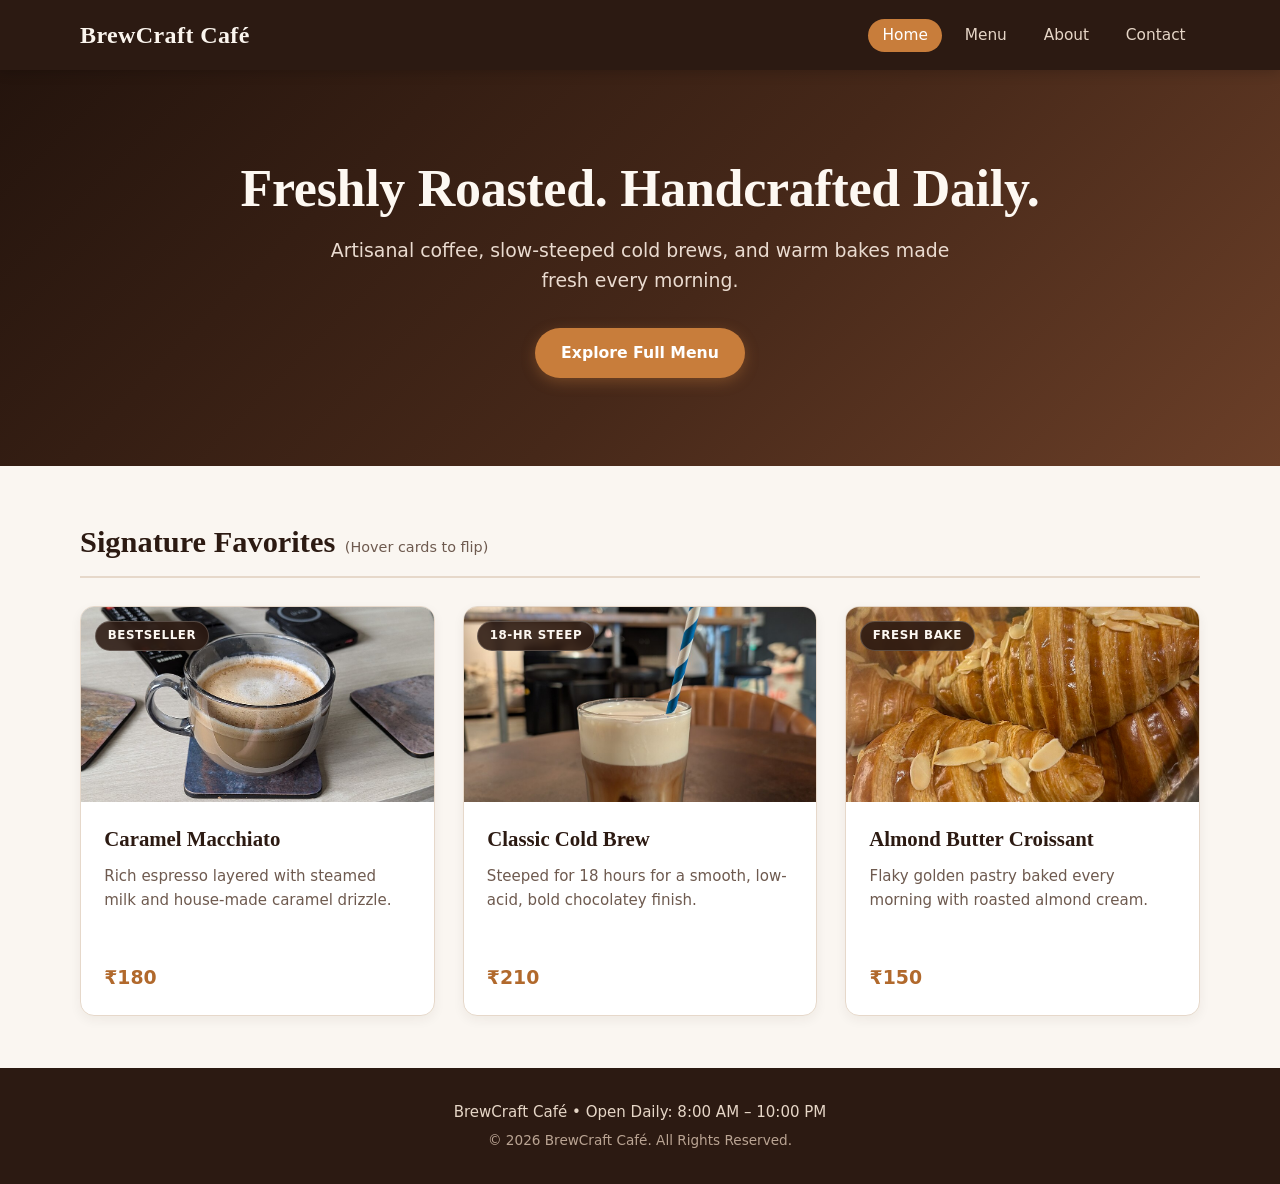
<file: index.html>
<!DOCTYPE html>
<html lang="en">

<head>
    <meta charset="UTF-8">
    <meta name="viewport" content="width=device-width, initial-scale=1.0">
    <title>BrewCraft Café | Handcrafted Coffee & Bakery</title>
    <link rel="stylesheet" href="style.css">
</head>

<body>

    <!-- Navigation -->
    <header class="navbar">
        <div class="container nav-content">
            <a href="index.html" class="logo">BrewCraft Café</a>
            <nav>
                <ul class="nav-links">
                    <li><a href="index.html" class="active">Home</a></li>
                    <li><a href="menu.html">Menu</a></li>
                    <li><a href="about.html">About</a></li>
                    <li><a href="contact.html">Contact</a></li>
                </ul>
            </nav>
        </div>
    </header>

    <!-- Hero Section -->
    <section class="hero">
        <div class="container">
            <h1>Freshly Roasted. Handcrafted Daily.</h1>
            <p>Artisanal coffee, slow-steeped cold brews, and warm bakes made fresh every morning.</p>
            <a href="menu.html" class="btn">Explore Full Menu</a>
        </div>
    </section>

    <!-- Featured Menu with 3D Flip Cards -->
    <section class="featured container">
        <h2 class="section-title">Signature Favorites <span class="hint-text">(Hover cards to flip)</span></h2>
        <div class="card-grid">

            <!-- Flip Card 1 -->
            <div class="flip-card">
                <div class="flip-card-inner">
                    <div class="flip-card-front">
                        <div class="flip-img-wrap">
                            <img src="images/caramel-macchiato.jpg" alt="Caramel Macchiato" class="flip-img">
                            <span class="badge">Bestseller</span>
                        </div>
                        <div class="flip-front-body">
                            <h3>Caramel Macchiato</h3>
                            <p>Rich espresso layered with steamed milk and house-made caramel drizzle.</p>
                            <span class="price">₹180</span>
                        </div>
                    </div>
                    <div class="flip-card-back">
                        <h3>Brew Details</h3>
                        <ul>
                            <li><strong>Roast:</strong> Medium-Dark Arabica</li>
                            <li><strong>Ingredients:</strong> Double Espresso, Whole Milk, Burnt Sugar Caramel</li>
                            <li><strong>Calories:</strong> 240 kcal • 300 ml</li>
                        </ul>
                        <a href="menu.html" class="btn btn-small">View in Menu</a>
                    </div>
                </div>
            </div>

            <!-- Flip Card 2 -->
            <div class="flip-card">
                <div class="flip-card-inner">
                    <div class="flip-card-front">
                        <div class="flip-img-wrap">
                            <img src="images/classic-cold-brew.jpg" alt="Classic Cold Brew" class="flip-img">
                            <span class="badge">18-Hr Steep</span>
                        </div>
                        <div class="flip-front-body">
                            <h3>Classic Cold Brew</h3>
                            <p>Steeped for 18 hours for a smooth, low-acid, bold chocolatey finish.</p>
                            <span class="price">₹210</span>
                        </div>
                    </div>
                    <div class="flip-card-back">
                        <h3>Brew Details</h3>
                        <ul>
                            <li><strong>Roast:</strong> Single-Origin Chikmagalur</li>
                            <li><strong>Ingredients:</strong> Coarse-Ground Arabica, Filtered Chilled Water</li>
                            <li><strong>Calories:</strong> 15 kcal • 350 ml</li>
                        </ul>
                        <a href="menu.html" class="btn btn-small">View in Menu</a>
                    </div>
                </div>
            </div>

            <!-- Flip Card 3 -->
            <div class="flip-card">
                <div class="flip-card-inner">
                    <div class="flip-card-front">
                        <div class="flip-img-wrap">
                            <img src="images/almond-croissant.jpg" alt="Almond Butter Croissant" class="flip-img">
                            <span class="badge">Fresh Bake</span>
                        </div>
                        <div class="flip-front-body">
                            <h3>Almond Butter Croissant</h3>
                            <p>Flaky golden pastry baked every morning with roasted almond cream.</p>
                            <span class="price">₹150</span>
                        </div>
                    </div>
                    <div class="flip-card-back">
                        <h3>Bake Details</h3>
                        <ul>
                            <li><strong>Baked:</strong> Fresh at 6:30 AM Daily</li>
                            <li><strong>Ingredients:</strong> Cultured Butter, Roasted Almonds, Organic Flour</li>
                            <li><strong>Calories:</strong> 340 kcal • 110 g</li>
                        </ul>
                        <a href="menu.html" class="btn btn-small">View in Menu</a>
                    </div>
                </div>
            </div>

        </div>
    </section>

    <!-- Footer -->
    <footer>
        <div class="container">
            <p>BrewCraft Café • Open Daily: 8:00 AM – 10:00 PM</p>
            <p class="copyright">© 2026 BrewCraft Café. All Rights Reserved.</p>
        </div>
    </footer>

</body>

</html>
</file>
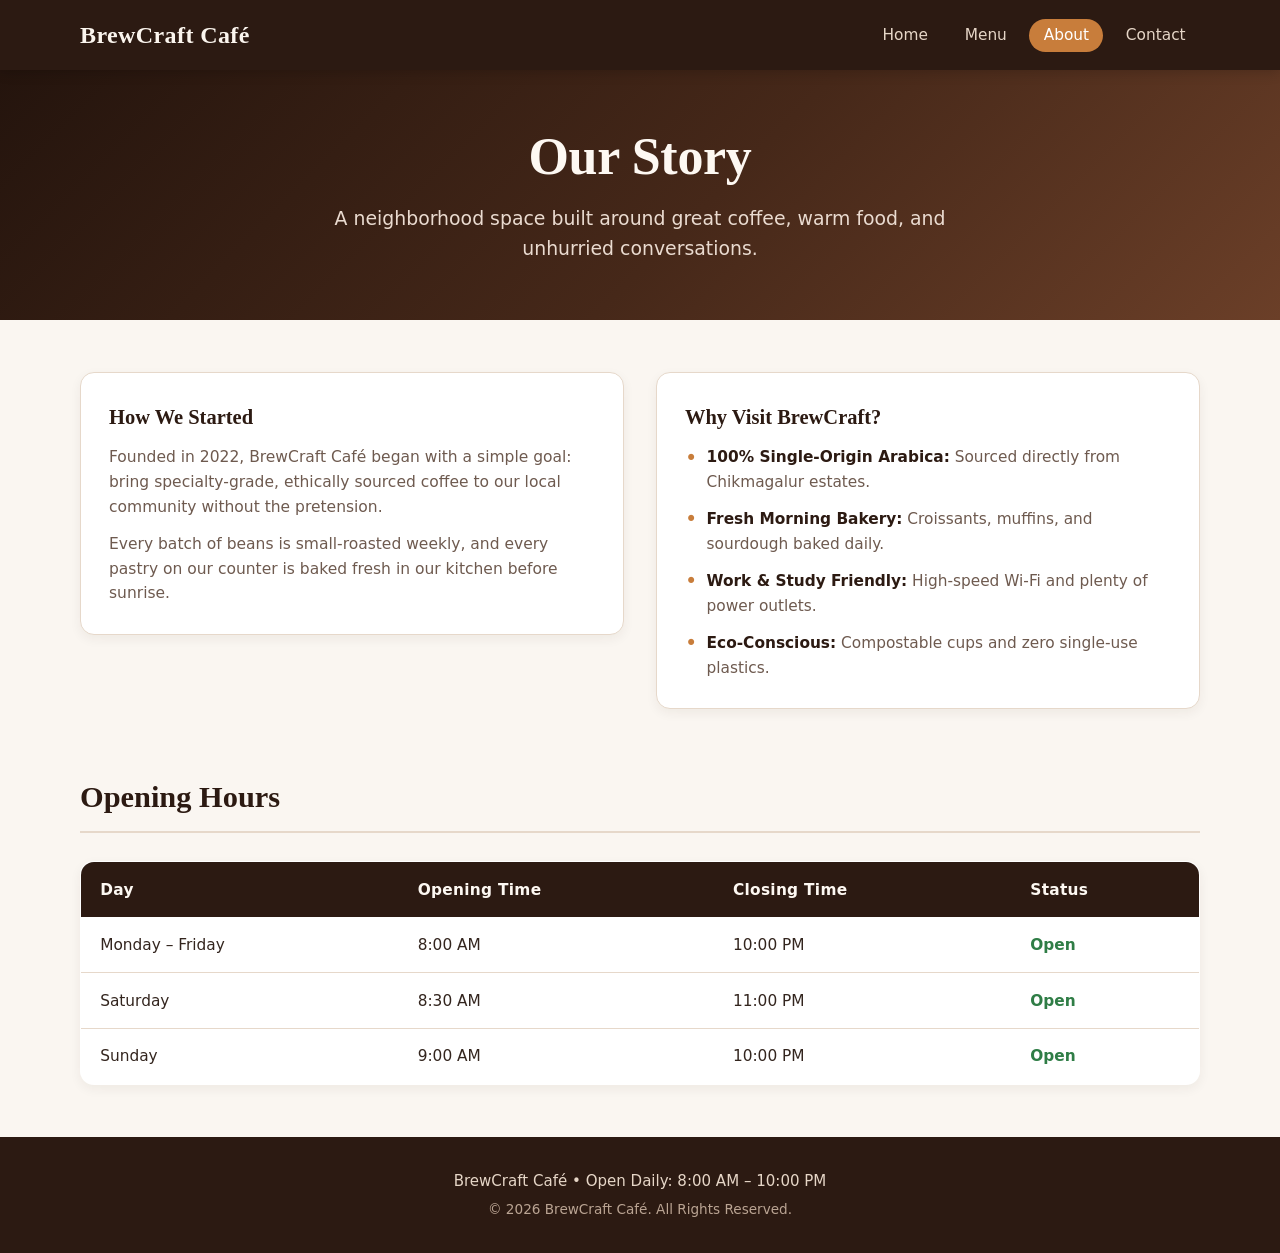
<file: about.html>
<!DOCTYPE html>
<html lang="en">

<head>
    <meta charset="UTF-8">
    <meta name="viewport" content="width=device-width, initial-scale=1.0">
    <title>About Us | BrewCraft Café</title>
    <link rel="stylesheet" href="style.css">
</head>

<body>

    <!-- Navigation -->
    <header class="navbar">
        <div class="container nav-content">
            <a href="index.html" class="logo">BrewCraft Café</a>
            <nav>
                <ul class="nav-links">
                    <li><a href="index.html">Home</a></li>
                    <li><a href="menu.html">Menu</a></li>
                    <li><a href="about.html" class="active">About</a></li>
                    <li><a href="contact.html">Contact</a></li>
                </ul>
            </nav>
        </div>
    </header>

    <!-- Page Banner -->
    <section class="page-header">
        <div class="container">
            <h1>Our Story</h1>
            <p>A neighborhood space built around great coffee, warm food, and unhurried conversations.</p>
        </div>
    </section>

    <!-- Story & Highlights -->
    <section class="featured container">
        <div class="two-col">
            <div class="card">
                <h3>How We Started</h3>
                <p>Founded in 2022, BrewCraft Café began with a simple goal: bring specialty-grade, ethically sourced
                    coffee to our local community without the pretension.</p>
                <p>Every batch of beans is small-roasted weekly, and every pastry on our counter is baked fresh in our
                    kitchen before sunrise.</p>
            </div>
            <div class="card">
                <h3>Why Visit BrewCraft?</h3>
                <ul class="feature-list">
                    <li><strong>100% Single-Origin Arabica:</strong> Sourced directly from Chikmagalur estates.</li>
                    <li><strong>Fresh Morning Bakery:</strong> Croissants, muffins, and sourdough baked daily.</li>
                    <li><strong>Work & Study Friendly:</strong> High-speed Wi-Fi and plenty of power outlets.</li>
                    <li><strong>Eco-Conscious:</strong> Compostable cups and zero single-use plastics.</li>
                </ul>
            </div>
        </div>
    </section>

    <!-- Opening Hours Table -->
    <section class="featured container">
        <h2 class="section-title">Opening Hours</h2>
        <table class="hours-table">
            <thead>
                <tr>
                    <th>Day</th>
                    <th>Opening Time</th>
                    <th>Closing Time</th>
                    <th>Status</th>
                </tr>
            </thead>
            <tbody>
                <tr>
                    <td>Monday – Friday</td>
                    <td>8:00 AM</td>
                    <td>10:00 PM</td>
                    <td>Open</td>
                </tr>
                <tr>
                    <td>Saturday</td>
                    <td>8:30 AM</td>
                    <td>11:00 PM</td>
                    <td>Open</td>
                </tr>
                <tr>
                    <td>Sunday</td>
                    <td>9:00 AM</td>
                    <td>10:00 PM</td>
                    <td>Open</td>
                </tr>
            </tbody>
        </table>
    </section>

    <!-- Footer -->
    <footer>
        <div class="container">
            <p>BrewCraft Café • Open Daily: 8:00 AM – 10:00 PM</p>
            <p class="copyright">© 2026 BrewCraft Café. All Rights Reserved.</p>
        </div>
    </footer>

</body>

</html>
</file>
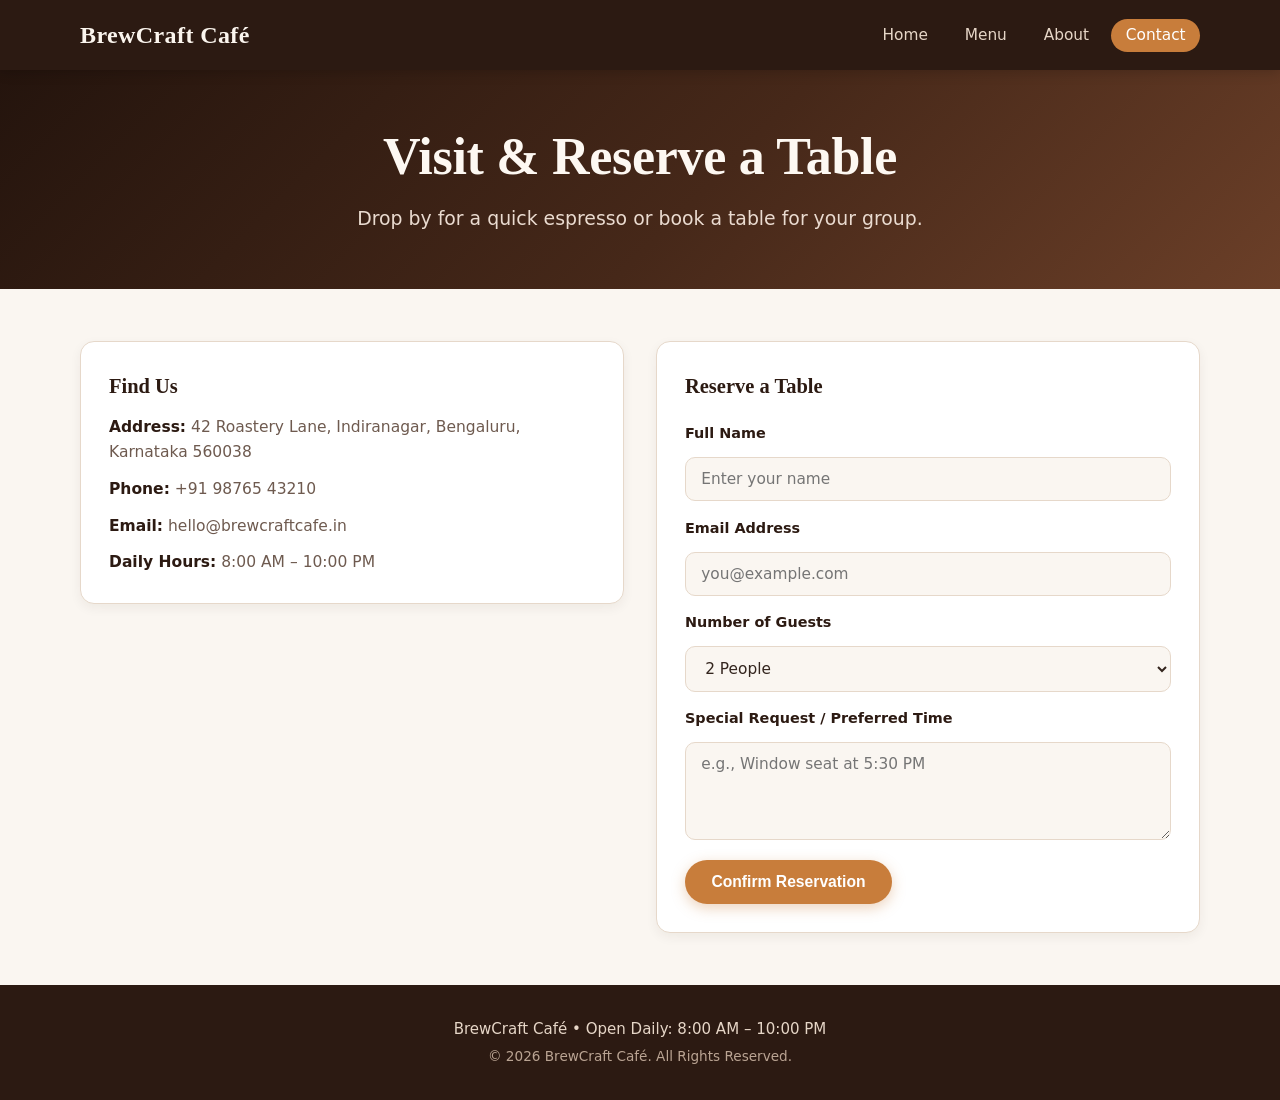
<file: contact.html>
<!DOCTYPE html>
<html lang="en">

<head>
    <meta charset="UTF-8">
    <meta name="viewport" content="width=device-width, initial-scale=1.0">
    <title>Contact & Reserve | BrewCraft Café</title>
    <link rel="stylesheet" href="style.css">
</head>

<body>

    <!-- Navigation -->
    <header class="navbar">
        <div class="container nav-content">
            <a href="index.html" class="logo">BrewCraft Café</a>
            <nav>
                <ul class="nav-links">
                    <li><a href="index.html">Home</a></li>
                    <li><a href="menu.html">Menu</a></li>
                    <li><a href="about.html">About</a></li>
                    <li><a href="contact.html" class="active">Contact</a></li>
                </ul>
            </nav>
        </div>
    </header>

    <!-- Page Banner -->
    <section class="page-header">
        <div class="container">
            <h1>Visit & Reserve a Table</h1>
            <p>Drop by for a quick espresso or book a table for your group.</p>
        </div>
    </section>

    <!-- Contact Info & Reservation Form -->
    <section class="featured container">
        <div class="two-col">
            <!-- Left: Cafe Details -->
            <div class="card">
                <h3>Find Us</h3>
                <p><strong>Address:</strong> 42 Roastery Lane, Indiranagar, Bengaluru, Karnataka 560038</p>
                <p><strong>Phone:</strong> +91 98765 43210</p>
                <p><strong>Email:</strong> hello@brewcraftcafe.in</p>
                <p><strong>Daily Hours:</strong> 8:00 AM – 10:00 PM</p>
            </div>

            <!-- Right: Reservation Form -->
            <div class="card">
                <h3>Reserve a Table</h3>
                <form class="contact-form" action="#" method="post">
                    <label for="name">Full Name</label>
                    <input type="text" id="name" name="name" placeholder="Enter your name" required>

                    <label for="email">Email Address</label>
                    <input type="email" id="email" name="email" placeholder="you@example.com" required>

                    <label for="guests">Number of Guests</label>
                    <select id="guests" name="guests">
                        <option value="1">1 Person</option>
                        <option value="2" selected>2 People</option>
                        <option value="4">4 People</option>
                        <option value="6">6+ Group</option>
                    </select>

                    <label for="message">Special Request / Preferred Time</label>
                    <textarea id="message" name="message" rows="4"
                        placeholder="e.g., Window seat at 5:30 PM"></textarea>

                    <button type="submit" class="btn">Confirm Reservation</button>
                    <p id="form-confirmation" class="form-confirmation" hidden></p>
                </form>
            </div>
        </div>
    </section>

    <!-- Footer -->
    <footer>
        <div class="container">
            <p>BrewCraft Café • Open Daily: 8:00 AM – 10:00 PM</p>
            <p class="copyright">© 2026 BrewCraft Café. All Rights Reserved.</p>
        </div>
    </footer>

    <script>
        const reservationForm = document.querySelector(".contact-form");
        const confirmationMsg = document.getElementById("form-confirmation");

        reservationForm.addEventListener("submit", function (event) {
            event.preventDefault();
            const name = document.getElementById("name").value.trim();
            const guestsSelect = document.getElementById("guests");
            const guestsText = guestsSelect.options[guestsSelect.selectedIndex].text;

            confirmationMsg.textContent =
                "Thank you, " + name + "! Your reservation request for " + guestsText + " has been received.";
            confirmationMsg.hidden = false;
            reservationForm.reset();
        });
    </script>

</body>

</html>
</file>
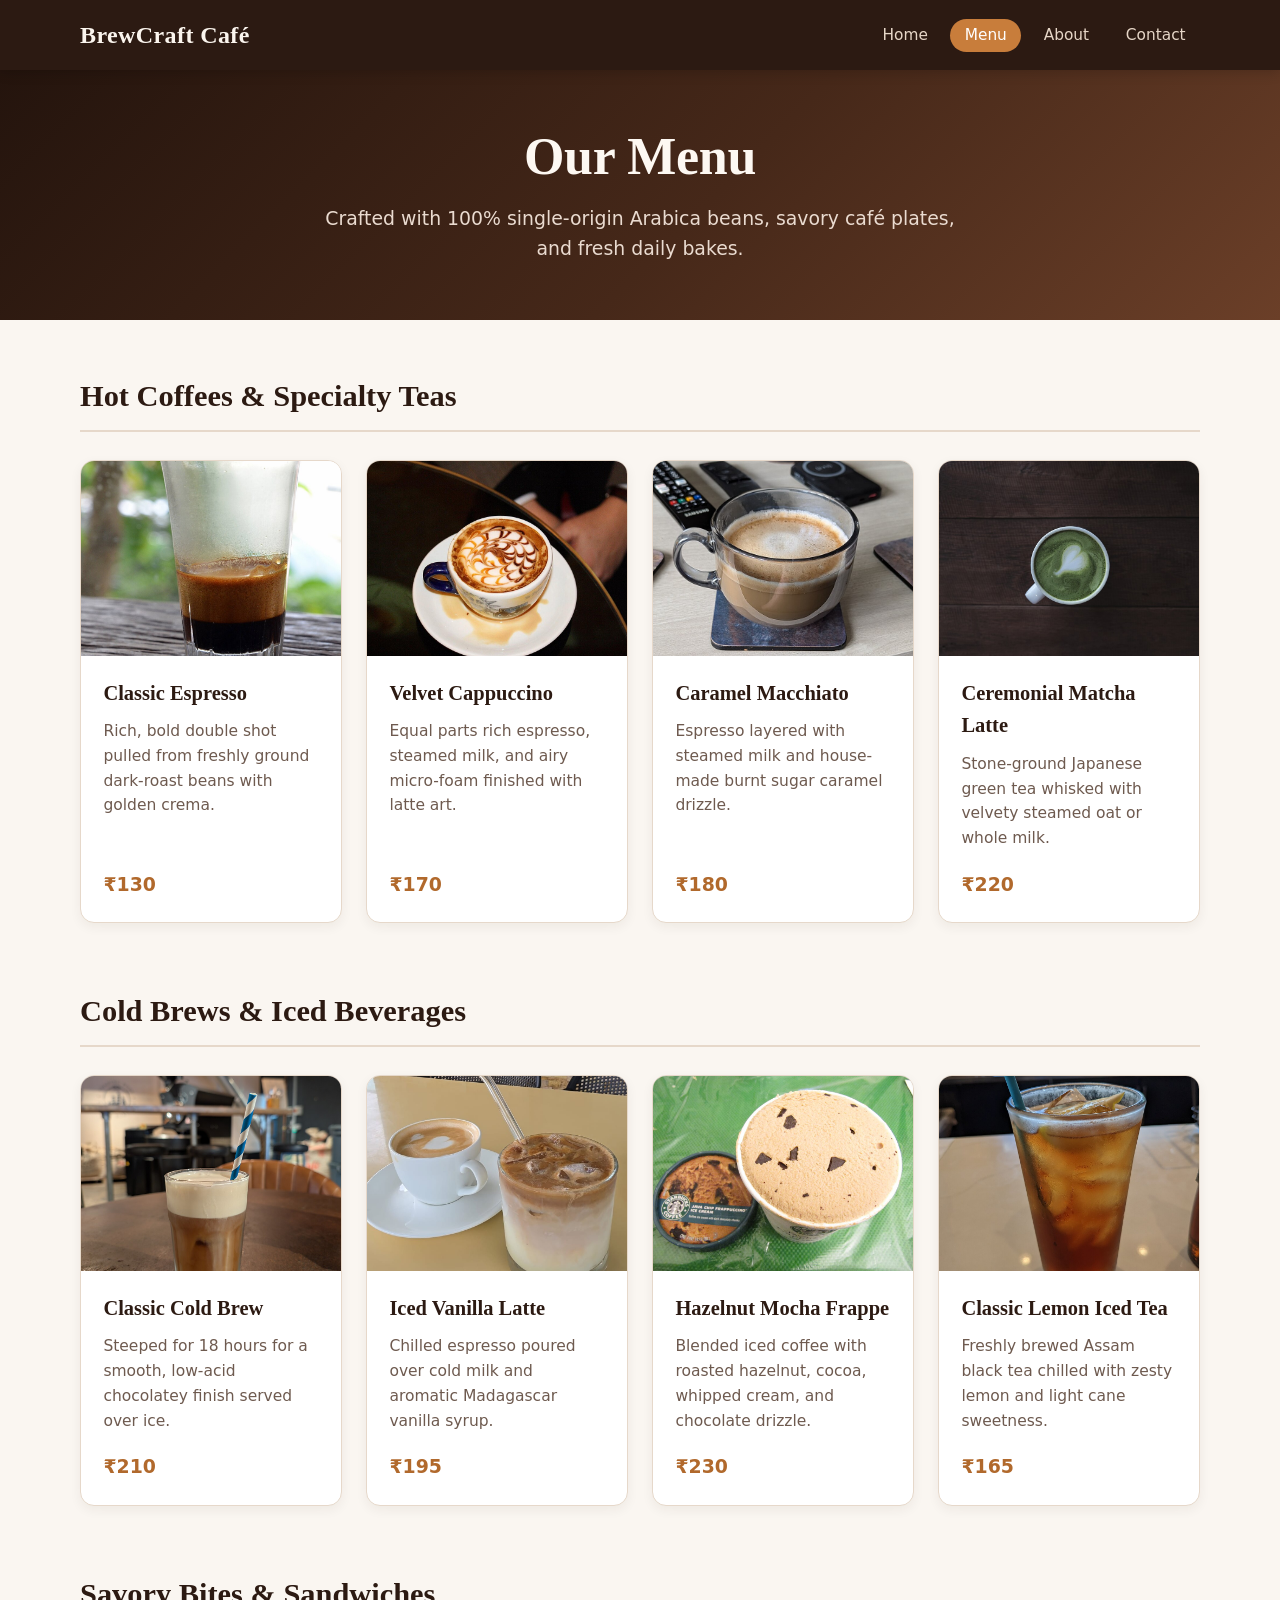
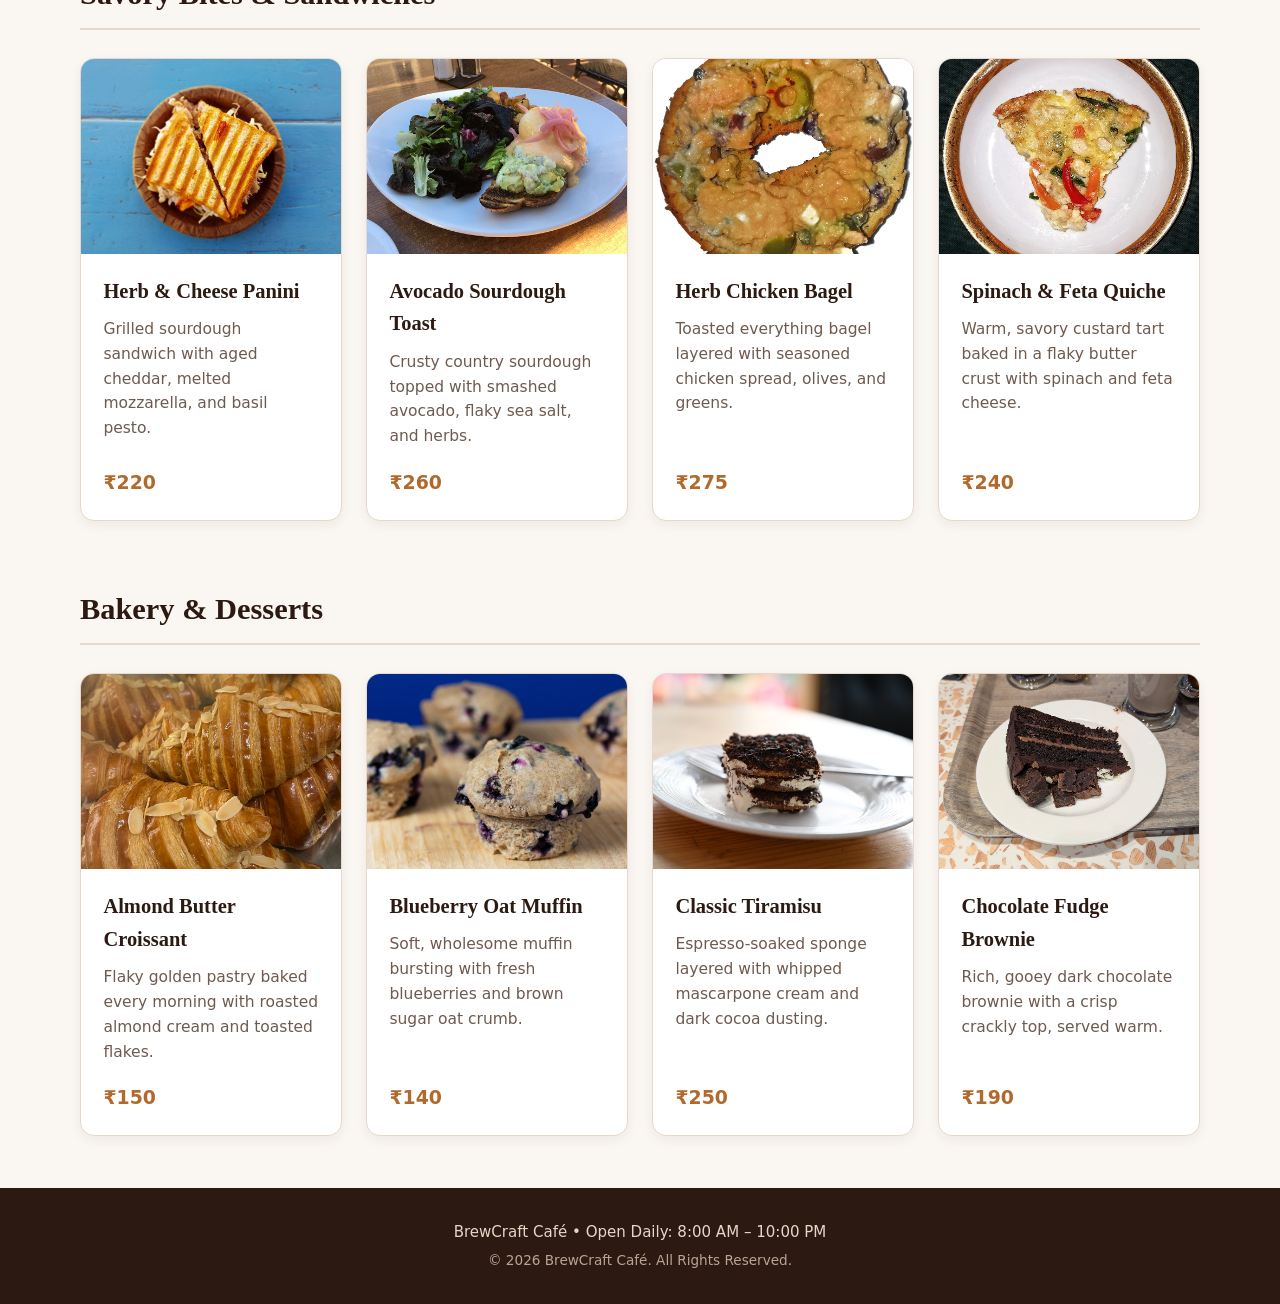
<file: menu.html>
<!DOCTYPE html>
<html lang="en">

<head>
    <meta charset="UTF-8">
    <meta name="viewport" content="width=device-width, initial-scale=1.0">
    <title>Menu | BrewCraft Café</title>
    <link rel="stylesheet" href="style.css">
</head>

<body>

    <!-- Navigation -->
    <header class="navbar">
        <div class="container nav-content">
            <a href="index.html" class="logo">BrewCraft Café</a>
            <nav>
                <ul class="nav-links">
                    <li><a href="index.html">Home</a></li>
                    <li><a href="menu.html" class="active">Menu</a></li>
                    <li><a href="about.html">About</a></li>
                    <li><a href="contact.html">Contact</a></li>
                </ul>
            </nav>
        </div>
    </header>

    <!-- Page Banner -->
    <section class="page-header">
        <div class="container">
            <h1>Our Menu</h1>
            <p>Crafted with 100% single-origin Arabica beans, savory café plates, and fresh daily bakes.</p>
        </div>
    </section>

    <!-- Hot Coffees & Teas -->
    <section class="featured container">
        <h2 class="section-title">Hot Coffees &amp; Specialty Teas</h2>
        <div class="card-grid menu-grid">
            <div class="card dish-card">
                <div class="card-img-wrap">
                    <img src="images/classic-espresso.jpg" alt="Classic Espresso" class="card-img" loading="lazy">
                </div>
                <div class="card-body">
                    <h3>Classic Espresso</h3>
                    <p>Rich, bold double shot pulled from freshly ground dark-roast beans with golden crema.</p>
                    <span class="price">₹130</span>
                </div>
            </div>
            <div class="card dish-card">
                <div class="card-img-wrap">
                    <img src="images/velvet-cappuccino.jpg" alt="Velvet Cappuccino" class="card-img" loading="lazy">
                </div>
                <div class="card-body">
                    <h3>Velvet Cappuccino</h3>
                    <p>Equal parts rich espresso, steamed milk, and airy micro-foam finished with latte art.</p>
                    <span class="price">₹170</span>
                </div>
            </div>
            <div class="card dish-card">
                <div class="card-img-wrap">
                    <img src="images/caramel-macchiato.jpg" alt="Caramel Macchiato" class="card-img" loading="lazy">
                </div>
                <div class="card-body">
                    <h3>Caramel Macchiato</h3>
                    <p>Espresso layered with steamed milk and house-made burnt sugar caramel drizzle.</p>
                    <span class="price">₹180</span>
                </div>
            </div>
            <div class="card dish-card">
                <div class="card-img-wrap">
                    <img src="images/matcha-latte.jpg" alt="Ceremonial Matcha Latte" class="card-img" loading="lazy">
                </div>
                <div class="card-body">
                    <h3>Ceremonial Matcha Latte</h3>
                    <p>Stone-ground Japanese green tea whisked with velvety steamed oat or whole milk.</p>
                    <span class="price">₹220</span>
                </div>
            </div>
        </div>
    </section>

    <!-- Cold Brews & Iced -->
    <section class="featured container">
        <h2 class="section-title">Cold Brews &amp; Iced Beverages</h2>
        <div class="card-grid menu-grid">
            <div class="card dish-card">
                <div class="card-img-wrap">
                    <img src="images/classic-cold-brew.jpg" alt="Classic Cold Brew" class="card-img" loading="lazy">
                </div>
                <div class="card-body">
                    <h3>Classic Cold Brew</h3>
                    <p>Steeped for 18 hours for a smooth, low-acid chocolatey finish served over ice.</p>
                    <span class="price">₹210</span>
                </div>
            </div>
            <div class="card dish-card">
                <div class="card-img-wrap">
                    <img src="images/iced-vanilla-latte.jpg" alt="Iced Vanilla Latte" class="card-img" loading="lazy">
                </div>
                <div class="card-body">
                    <h3>Iced Vanilla Latte</h3>
                    <p>Chilled espresso poured over cold milk and aromatic Madagascar vanilla syrup.</p>
                    <span class="price">₹195</span>
                </div>
            </div>
            <div class="card dish-card">
                <div class="card-img-wrap">
                    <img src="images/hazelnut-mocha-frappe.jpg" alt="Hazelnut Mocha Frappe" class="card-img" loading="lazy">
                </div>
                <div class="card-body">
                    <h3>Hazelnut Mocha Frappe</h3>
                    <p>Blended iced coffee with roasted hazelnut, cocoa, whipped cream, and chocolate drizzle.</p>
                    <span class="price">₹230</span>
                </div>
            </div>
            <div class="card dish-card">
                <div class="card-img-wrap">
                    <img src="images/berry-iced-tea.jpg" alt="Classic Lemon Iced Tea" class="card-img" loading="lazy">
                </div>
                <div class="card-body">
                    <h3>Classic Lemon Iced Tea</h3>
                    <p>Freshly brewed Assam black tea chilled with zesty lemon and light cane sweetness.</p>
                    <span class="price">₹165</span>
                </div>
            </div>
        </div>
    </section>

    <!-- Savory Bites & Sandwiches -->
    <section class="featured container">
        <h2 class="section-title">Savory Bites &amp; Sandwiches</h2>
        <div class="card-grid menu-grid">
            <div class="card dish-card">
                <div class="card-img-wrap">
                    <img src="images/herb-cheese-panini.jpg" alt="Herb &amp; Cheese Panini" class="card-img" loading="lazy">
                </div>
                <div class="card-body">
                    <h3>Herb &amp; Cheese Panini</h3>
                    <p>Grilled sourdough sandwich with aged cheddar, melted mozzarella, and basil pesto.</p>
                    <span class="price">₹220</span>
                </div>
            </div>
            <div class="card dish-card">
                <div class="card-img-wrap">
                    <img src="images/avocado-toast.jpg" alt="Avocado Sourdough Toast" class="card-img" loading="lazy">
                </div>
                <div class="card-body">
                    <h3>Avocado Sourdough Toast</h3>
                    <p>Crusty country sourdough topped with smashed avocado, flaky sea salt, and herbs.</p>
                    <span class="price">₹260</span>
                </div>
            </div>
            <div class="card dish-card">
                <div class="card-img-wrap">
                    <img src="images/pesto-chicken-bagel.jpg" alt="Herb Chicken Bagel" class="card-img" loading="lazy">
                </div>
                <div class="card-body">
                    <h3>Herb Chicken Bagel</h3>
                    <p>Toasted everything bagel layered with seasoned chicken spread, olives, and greens.</p>
                    <span class="price">₹275</span>
                </div>
            </div>
            <div class="card dish-card">
                <div class="card-img-wrap">
                    <img src="images/spinach-feta-quiche.jpg" alt="Spinach &amp; Feta Quiche" class="card-img" loading="lazy">
                </div>
                <div class="card-body">
                    <h3>Spinach &amp; Feta Quiche</h3>
                    <p>Warm, savory custard tart baked in a flaky butter crust with spinach and feta cheese.</p>
                    <span class="price">₹240</span>
                </div>
            </div>
        </div>
    </section>

    <!-- Bakery & Desserts -->
    <section class="featured container">
        <h2 class="section-title">Bakery &amp; Desserts</h2>
        <div class="card-grid menu-grid">
            <div class="card dish-card">
                <div class="card-img-wrap">
                    <img src="images/almond-croissant.jpg" alt="Almond Butter Croissant" class="card-img" loading="lazy">
                </div>
                <div class="card-body">
                    <h3>Almond Butter Croissant</h3>
                    <p>Flaky golden pastry baked every morning with roasted almond cream and toasted flakes.</p>
                    <span class="price">₹150</span>
                </div>
            </div>
            <div class="card dish-card">
                <div class="card-img-wrap">
                    <img src="images/blueberry-muffin.jpg" alt="Blueberry Oat Muffin" class="card-img" loading="lazy">
                </div>
                <div class="card-body">
                    <h3>Blueberry Oat Muffin</h3>
                    <p>Soft, wholesome muffin bursting with fresh blueberries and brown sugar oat crumb.</p>
                    <span class="price">₹140</span>
                </div>
            </div>
            <div class="card dish-card">
                <div class="card-img-wrap">
                    <img src="images/classic-tiramisu.jpg" alt="Classic Tiramisu" class="card-img" loading="lazy">
                </div>
                <div class="card-body">
                    <h3>Classic Tiramisu</h3>
                    <p>Espresso-soaked sponge layered with whipped mascarpone cream and dark cocoa dusting.</p>
                    <span class="price">₹250</span>
                </div>
            </div>
            <div class="card dish-card">
                <div class="card-img-wrap">
                    <img src="images/chocolate-brownie.jpg" alt="Chocolate Fudge Brownie" class="card-img" loading="lazy">
                </div>
                <div class="card-body">
                    <h3>Chocolate Fudge Brownie</h3>
                    <p>Rich, gooey dark chocolate brownie with a crisp crackly top, served warm.</p>
                    <span class="price">₹190</span>
                </div>
            </div>
        </div>
    </section>

    <!-- Footer -->
    <footer>
        <div class="container">
            <p>BrewCraft Café • Open Daily: 8:00 AM – 10:00 PM</p>
            <p class="copyright">© 2026 BrewCraft Café. All Rights Reserved.</p>
        </div>
    </footer>

</body>

</html>
</file>
<file: style.css>
/* ==========================================================================
   BrewCraft Café - Main Stylesheet
   ========================================================================== */

:root {
    --bg: #faf6f1;
    --surface: #ffffff;
    --surface-alt: #f3ebe2;
    --espresso: #2c1a12;
    --roast: #4a2c1d;
    --caramel: #c87d3b;
    --caramel-hover: #b1692c;
    --text: #33251e;
    --muted: #6e5a4f;
    --border: #e6d8ca;
    --shadow-sm: 0 4px 12px rgba(44, 26, 18, 0.06);
    --shadow-md: 0 10px 26px rgba(44, 26, 18, 0.12);
    --radius: 14px;
}

*,
*::before,
*::after {
    box-sizing: border-box;
    margin: 0;
    padding: 0;
}

html {
    scroll-behavior: smooth;
}

body {
    font-family: "Segoe UI", system-ui, -apple-system, BlinkMacSystemFont, Roboto, sans-serif;
    background-color: var(--bg);
    color: var(--text);
    line-height: 1.6;
    min-height: 100vh;
    display: flex;
    flex-direction: column;
}

.container {
    width: min(1120px, 92%);
    margin-inline: auto;
}

/* ==========================================================================
   Navigation
   ========================================================================== */

.navbar {
    background-color: var(--espresso);
    color: #fff;
    position: sticky;
    top: 0;
    z-index: 100;
    box-shadow: 0 2px 12px rgba(0, 0, 0, 0.18);
}

.nav-content {
    display: flex;
    align-items: center;
    justify-content: space-between;
    gap: 1.5rem;
    padding: 1rem 0;
}

.logo {
    font-family: Georgia, "Times New Roman", serif;
    font-size: 1.5rem;
    font-weight: 700;
    color: #fbf5ee;
    text-decoration: none;
    letter-spacing: 0.4px;
}

.nav-links {
    list-style: none;
    display: flex;
    align-items: center;
    gap: 0.5rem;
    flex-wrap: wrap;
}

.nav-links a {
    color: #e6d6c7;
    text-decoration: none;
    font-weight: 500;
    font-size: 0.96rem;
    padding: 0.45rem 0.9rem;
    border-radius: 999px;
    transition: background-color 0.2s ease, color 0.2s ease;
}

.nav-links a:hover {
    color: #ffffff;
    background-color: rgba(255, 255, 255, 0.1);
}

.nav-links a.active {
    background-color: var(--caramel);
    color: #ffffff;
}

/* ==========================================================================
   Hero & Page Header
   ========================================================================== */

.hero,
.page-header {
    background: linear-gradient(135deg, #24140d 0%, #462819 55%, #6b3f28 100%);
    color: #fdf8f2;
    text-align: center;
    position: relative;
    overflow: hidden;
}

.hero {
    padding: 5.5rem 0;
}

.page-header {
    padding: 3.5rem 0;
}

.hero h1,
.page-header h1 {
    font-family: Georgia, "Times New Roman", serif;
    font-size: clamp(2rem, 4.2vw, 3.25rem);
    line-height: 1.2;
    margin-bottom: 0.9rem;
    letter-spacing: -0.3px;
}

.hero p,
.page-header p {
    font-size: clamp(1rem, 1.8vw, 1.18rem);
    color: #eadbd0;
    max-width: 640px;
    margin-inline: auto;
}

.hero p {
    margin-bottom: 2rem;
}

/* ==========================================================================
   Buttons
   ========================================================================== */

.btn {
    display: inline-block;
    background-color: var(--caramel);
    color: #ffffff;
    text-decoration: none;
    font-weight: 600;
    font-size: 0.98rem;
    padding: 0.8rem 1.65rem;
    border-radius: 999px;
    border: none;
    cursor: pointer;
    transition: background-color 0.2s ease, transform 0.2s ease, box-shadow 0.2s ease;
    box-shadow: 0 4px 14px rgba(200, 125, 59, 0.35);
}

.btn:hover {
    background-color: var(--caramel-hover);
    transform: translateY(-2px);
    box-shadow: 0 6px 18px rgba(200, 125, 59, 0.45);
}

.btn:active {
    transform: translateY(0);
}

.btn-small {
    padding: 0.55rem 1.2rem;
    font-size: 0.88rem;
}

/* ==========================================================================
   Sections & Headings
   ========================================================================== */

.featured {
    padding: 3.25rem 0;
}

.featured + .featured {
    padding-top: 0.75rem;
}

.section-title {
    font-family: Georgia, "Times New Roman", serif;
    font-size: clamp(1.45rem, 2.5vw, 1.9rem);
    color: var(--espresso);
    margin-bottom: 1.75rem;
    padding-bottom: 0.6rem;
    border-bottom: 2px solid var(--border);
    display: flex;
    align-items: baseline;
    flex-wrap: wrap;
    gap: 0.6rem;
}

.hint-text {
    font-family: "Segoe UI", system-ui, sans-serif;
    font-size: 0.9rem;
    font-weight: 500;
    color: var(--muted);
}

/* ==========================================================================
   Grids & Standard Cards
   ========================================================================== */

.card-grid {
    display: grid;
    grid-template-columns: repeat(auto-fit, minmax(280px, 1fr));
    gap: 1.75rem;
}

.menu-grid {
    grid-template-columns: repeat(auto-fit, minmax(245px, 1fr));
    gap: 1.5rem;
}

.two-col {
    display: grid;
    grid-template-columns: repeat(auto-fit, minmax(300px, 1fr));
    gap: 2rem;
    align-items: start;
}

.card {
    background-color: var(--surface);
    border: 1px solid var(--border);
    border-radius: var(--radius);
    padding: 1.75rem;
    box-shadow: var(--shadow-sm);
    display: flex;
    flex-direction: column;
    gap: 0.75rem;
    transition: transform 0.25s ease, box-shadow 0.25s ease;
}

.dish-card {
    padding: 0;
    overflow: hidden;
    gap: 0;
}

.card-img-wrap {
    width: 100%;
    height: 195px;
    overflow: hidden;
    background-color: var(--surface-alt);
}

.card-img {
    width: 100%;
    height: 100%;
    object-fit: cover;
    display: block;
    transition: transform 0.35s ease;
}

.dish-card:hover .card-img {
    transform: scale(1.05);
}

.card-body {
    padding: 1.3rem 1.4rem 1.45rem;
    display: flex;
    flex-direction: column;
    gap: 0.6rem;
    flex: 1;
}

.card-grid .card:hover {
    transform: translateY(-4px);
    box-shadow: var(--shadow-md);
}

.card h3 {
    font-family: Georgia, "Times New Roman", serif;
    font-size: 1.28rem;
    color: var(--espresso);
}

.card p {
    color: var(--muted);
    font-size: 0.97rem;
}

.card strong {
    color: var(--espresso);
}

.price {
    display: inline-block;
    margin-top: auto;
    padding-top: 0.5rem;
    font-size: 1.18rem;
    font-weight: 700;
    color: var(--caramel-hover);
}

/* ==========================================================================
   3D Flip Cards (Home Page)
   ========================================================================== */

.flip-card {
    background-color: transparent;
    height: 410px;
    perspective: 1100px;
}

.flip-card-inner {
    position: relative;
    width: 100%;
    height: 100%;
    transition: transform 0.65s cubic-bezier(0.4, 0.2, 0.2, 1);
    transform-style: preserve-3d;
}

.flip-card:hover .flip-card-inner,
.flip-card:focus-within .flip-card-inner {
    transform: rotateY(180deg);
}

.flip-card-front,
.flip-card-back {
    position: absolute;
    inset: 0;
    width: 100%;
    height: 100%;
    backface-visibility: hidden;
    -webkit-backface-visibility: hidden;
    border-radius: var(--radius);
    display: flex;
    flex-direction: column;
    box-shadow: var(--shadow-sm);
}

.flip-card-front {
    background-color: var(--surface);
    border: 1px solid var(--border);
    overflow: hidden;
    padding: 0;
}

.flip-img-wrap {
    position: relative;
    width: 100%;
    height: 195px;
    overflow: hidden;
    background-color: var(--surface-alt);
    flex-shrink: 0;
}

.flip-img {
    width: 100%;
    height: 100%;
    object-fit: cover;
    display: block;
}

.flip-front-body {
    padding: 1.25rem 1.45rem 1.45rem;
    display: flex;
    flex-direction: column;
    align-items: flex-start;
    gap: 0.5rem;
    flex: 1;
}

.flip-card-front h3 {
    font-family: Georgia, "Times New Roman", serif;
    font-size: 1.3rem;
    color: var(--espresso);
}

.flip-card-front p {
    color: var(--muted);
    font-size: 0.94rem;
}

.badge {
    position: absolute;
    top: 0.85rem;
    left: 0.85rem;
    display: inline-block;
    background-color: rgba(44, 26, 18, 0.88);
    color: #fdf8f2;
    border: 1px solid rgba(255, 255, 255, 0.2);
    font-size: 0.74rem;
    font-weight: 700;
    text-transform: uppercase;
    letter-spacing: 0.6px;
    padding: 0.28rem 0.75rem;
    border-radius: 999px;
    backdrop-filter: blur(4px);
}

.flip-card-back {
    background: linear-gradient(155deg, var(--espresso) 0%, var(--roast) 100%);
    color: #fdf8f2;
    padding: 1.75rem;
    transform: rotateY(180deg);
    justify-content: space-between;
    align-items: flex-start;
    box-shadow: var(--shadow-md);
}

.flip-card-back h3 {
    font-family: Georgia, "Times New Roman", serif;
    font-size: 1.25rem;
    color: #f3c18f;
    border-bottom: 1px solid rgba(255, 255, 255, 0.16);
    width: 100%;
    padding-bottom: 0.5rem;
}

.flip-card-back ul {
    list-style: none;
    display: flex;
    flex-direction: column;
    gap: 0.55rem;
    font-size: 0.9rem;
    color: #efe4d9;
}

.flip-card-back strong {
    color: #ffffff;
}

/* ==========================================================================
   About Page: Feature List & Hours Table
   ========================================================================== */

.feature-list {
    list-style: none;
    display: flex;
    flex-direction: column;
    gap: 0.8rem;
}

.feature-list li {
    position: relative;
    padding-left: 1.35rem;
    color: var(--muted);
    font-size: 0.96rem;
}

.feature-list li::before {
    content: "•";
    position: absolute;
    left: 0;
    top: -0.05rem;
    color: var(--caramel);
    font-size: 1.3rem;
    line-height: 1.3;
}

.hours-table {
    width: 100%;
    border-collapse: collapse;
    background-color: var(--surface);
    border-radius: var(--radius);
    overflow: hidden;
    box-shadow: var(--shadow-sm);
    border: 1px solid var(--border);
}

.hours-table thead {
    background-color: var(--espresso);
    color: #fdf8f2;
}

.hours-table th,
.hours-table td {
    text-align: left;
    padding: 0.95rem 1.2rem;
    font-size: 0.96rem;
}

.hours-table th {
    font-weight: 600;
    letter-spacing: 0.3px;
}

.hours-table tbody tr {
    border-bottom: 1px solid var(--border);
    transition: background-color 0.15s ease;
}

.hours-table tbody tr:last-child {
    border-bottom: none;
}

.hours-table tbody tr:hover {
    background-color: var(--bg);
}

.hours-table td:last-child {
    font-weight: 600;
    color: #2f7d46;
}

/* ==========================================================================
   Contact Page: Reservation Form
   ========================================================================== */

.contact-form {
    display: flex;
    flex-direction: column;
    gap: 0.75rem;
    margin-top: 0.25rem;
}

.contact-form label {
    font-size: 0.9rem;
    font-weight: 600;
    color: var(--espresso);
    margin-top: 0.2rem;
}

.contact-form input,
.contact-form select,
.contact-form textarea {
    width: 100%;
    padding: 0.75rem 0.95rem;
    font-family: inherit;
    font-size: 0.96rem;
    color: var(--text);
    background-color: var(--bg);
    border: 1px solid var(--border);
    border-radius: 10px;
    transition: border-color 0.2s ease, box-shadow 0.2s ease, background-color 0.2s ease;
}

.contact-form input:focus,
.contact-form select:focus,
.contact-form textarea:focus {
    outline: none;
    background-color: var(--surface);
    border-color: var(--caramel);
    box-shadow: 0 0 0 3px rgba(200, 125, 59, 0.18);
}

.contact-form button {
    margin-top: 0.5rem;
    align-self: flex-start;
}

.form-confirmation {
    margin-top: 0.75rem;
    padding: 0.9rem 1rem;
    border-radius: 10px;
    background-color: #edf7f0;
    border: 1px solid #b7dfc3;
    color: #215b33;
    font-size: 0.94rem;
    font-weight: 500;
}

/* ==========================================================================
   Footer
   ========================================================================== */

footer {
    margin-top: auto;
    background-color: var(--espresso);
    color: #e6d6c7;
    text-align: center;
    padding: 2rem 0;
    font-size: 0.94rem;
}

footer .copyright {
    margin-top: 0.35rem;
    font-size: 0.85rem;
    color: #baa493;
}

/* ==========================================================================
   Responsive Adjustments
   ========================================================================== */

@media (max-width: 640px) {
    .nav-content {
        flex-direction: column;
        align-items: flex-start;
        gap: 0.75rem;
    }

    .hero {
        padding: 4rem 0;
    }

    .flip-card {
        height: 420px;
    }

    .hours-table th,
    .hours-table td {
        padding: 0.75rem 0.8rem;
        font-size: 0.88rem;
    }
}
</file>
